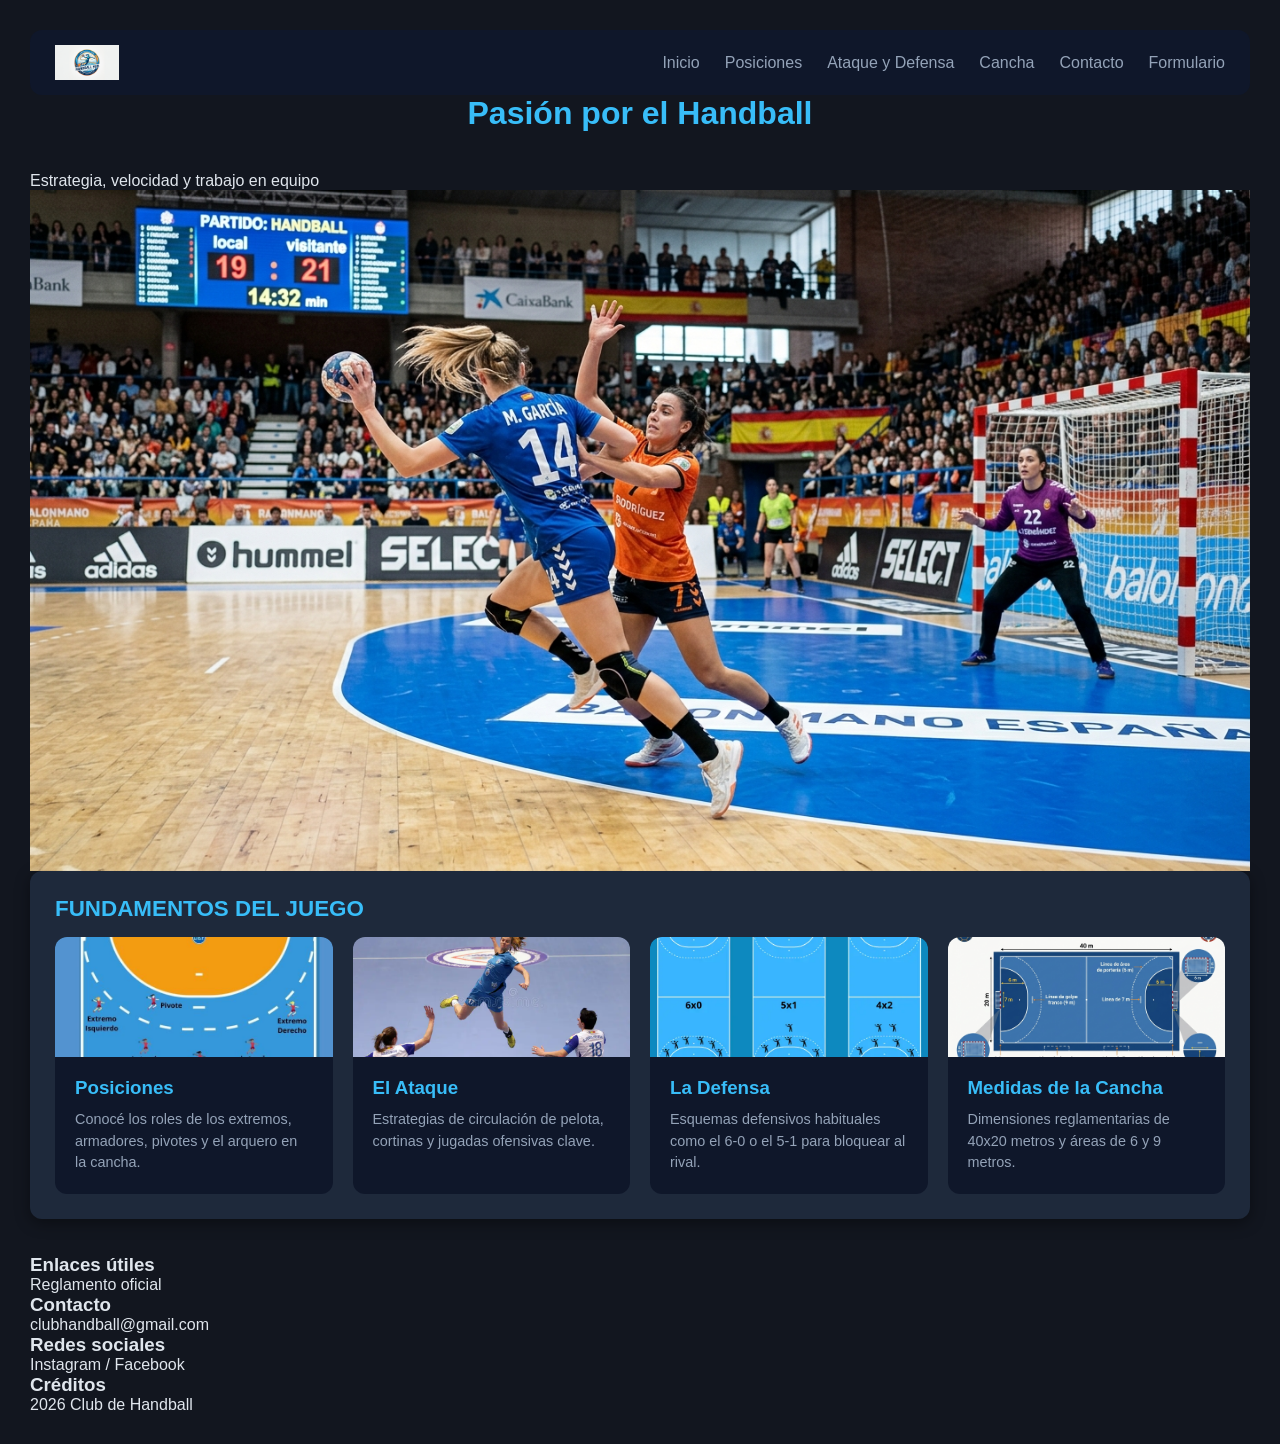
<file: index.html>
<!DOCTYPE html>
<html lang="es">
<head>
    <meta charset="UTF-8">
    <meta name="viewport" content="width=device-width, initial-scale=1.0">
    <title>Club de Handball</title>
    <link rel="stylesheet" href="styles.css">
</head>
<body>

    <nav class="navbar">
        <div class="logo">
            <img src="img/logo.jfif" alt="Logo del Club de Handball">
        </div>
        <ul class="nav-links">
            <li><a href="inicio.html">Inicio</a></li>
            <li><a href="posiciones.html">Posiciones</a></li>
            <li><a href="ataqueydefensa.html">Ataque y Defensa</a></li>
            <li><a href="cancha.html">Cancha</a></li>
            <li><a href="contacto.html">Contacto</a></li>
            <li><a href="formulario.html">Formulario</a></li>
        </ul>
    </nav>

    <header class="banner-principal">
        <div class="banner-contenido">
            <h1>Pasión por el Handball</h1>
            <p>Estrategia, velocidad y trabajo en equipo</p>
        </div>
        <img src="img/banner-handball.jfif" alt="Jugadores de handball en acción" class="banner-img">
    </header>

    <section class="seccion-central">
        <h2>FUNDAMENTOS DEL JUEGO</h2>
        <div class="card-container">
            
            <div class="card">
                <div class="card-img">
                    <img src="img/posiciones.jpg" alt="Posiciones en la cancha">
                </div>
                <div class="card-body">
                    <h3>Posiciones</h3>
                    <p>Conocé los roles de los extremos, armadores, pivotes y el arquero en la cancha.</p>
                </div>
            </div>

            <div class="card">
                <div class="card-img">
                    <img src="img/ataque.webp" alt="Sistema de ataque">
                </div>
                <div class="card-body">
                    <h3>El Ataque</h3>
                    <p>Estrategias de circulación de pelota, cortinas y jugadas ofensivas clave.</p>
                </div>
            </div>

            <div class="card">
                <div class="card-img">
                    <img src="img/sistema defensivo.webp" alt="Sistema defensivo">
                </div>
                <div class="card-body">
                    <h3>La Defensa</h3>
                    <p>Esquemas defensivos habituales como el 6-0 o el 5-1 para bloquear al rival.</p>
                </div>
            </div>

            <div class="card">
                <div class="card-img">
                    <img src="img/medidas.jfif" alt="Medidas de la cancha de handball">
                </div>
                <div class="card-body">
                    <h3>Medidas de la Cancha</h3>
                    <p>Dimensiones reglamentarias de 40x20 metros y áreas de 6 y 9 metros.</p>
                </div>
            </div>

        </div>
    </section>

    <!-- Pie de página -->
    <footer>
        <div class="columna">
            <h3>Enlaces útiles</h3>
            <p>Reglamento oficial</p>
        </div>
        <div class="columna">
            <h3>Contacto</h3>
            <p>clubhandball@gmail.com</p>
        </div>
        <div class="columna">
            <h3>Redes sociales</h3>
            <p>Instagram / Facebook</p>
        </div>
        <div class="columna">
            <h3>Créditos</h3>
            <p>2026 Club de Handball</p>
        </div>
    </footer>

</body>
</html>
</file>
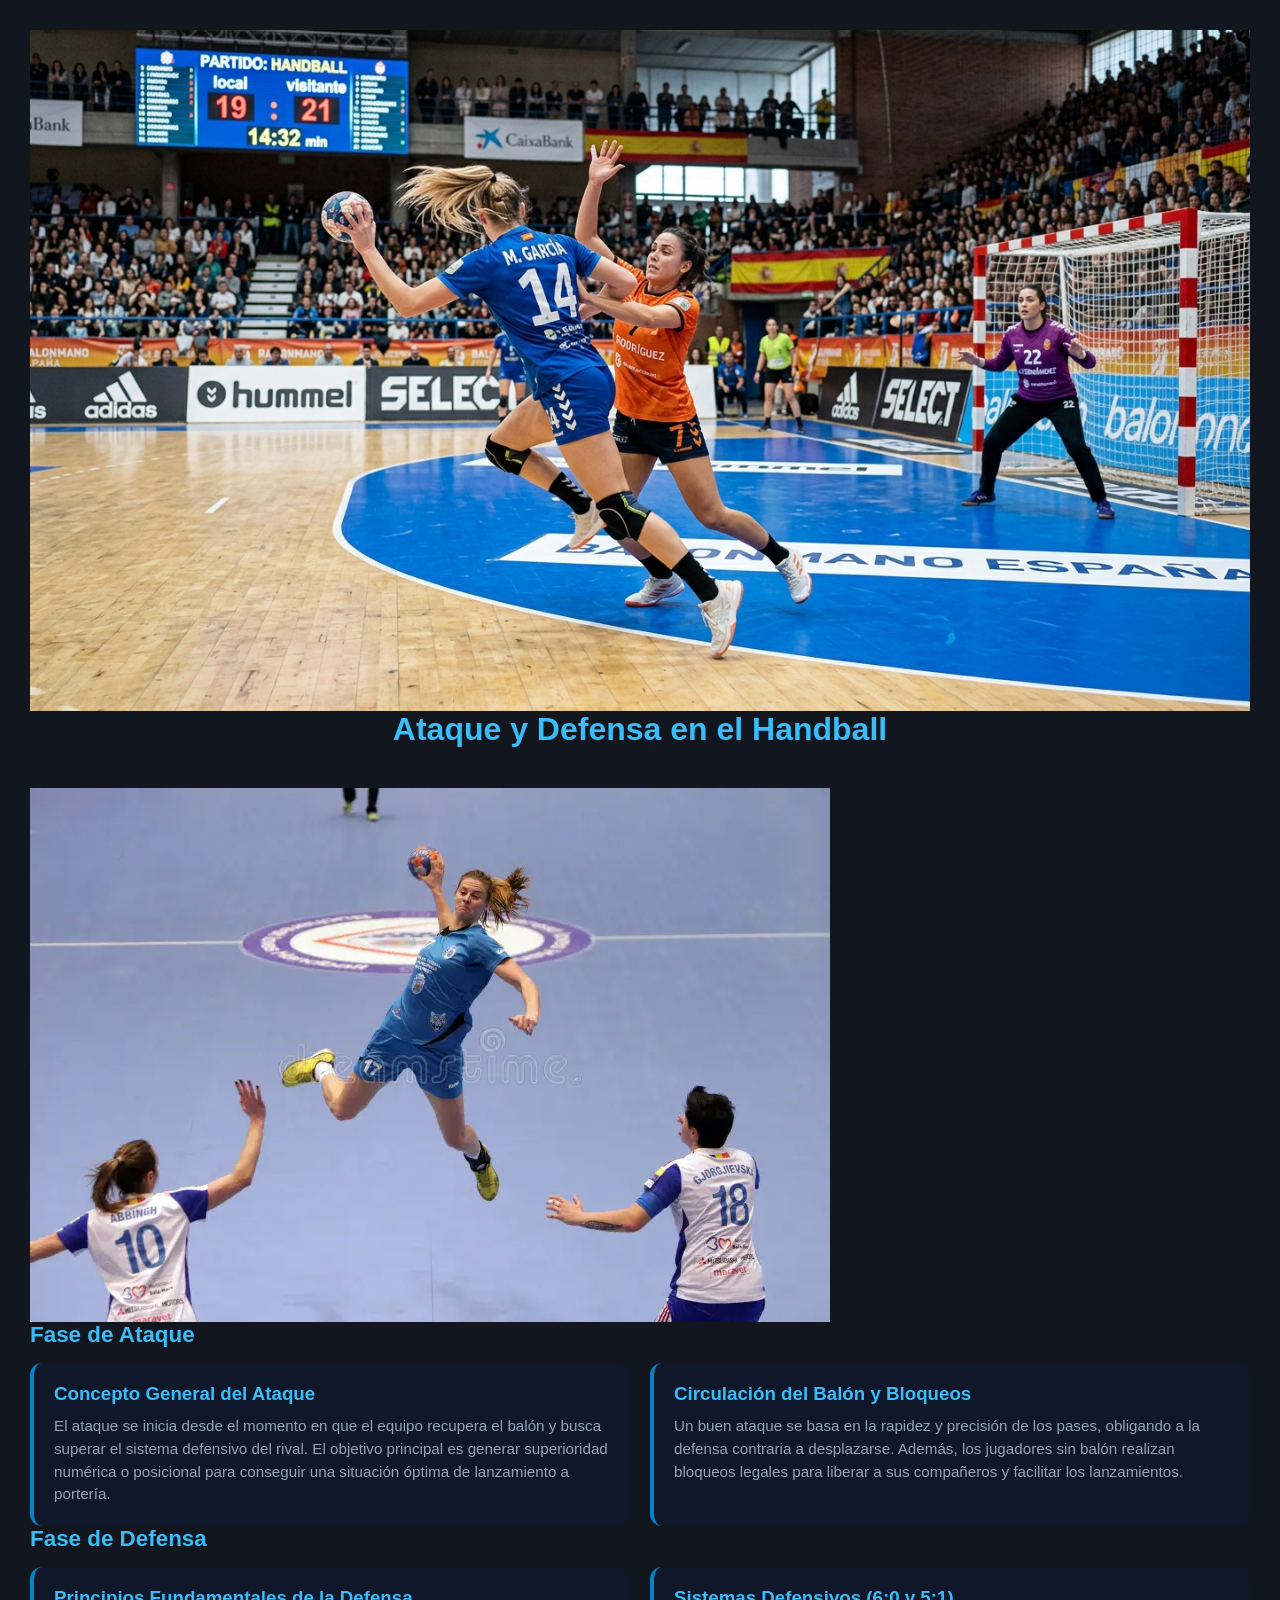
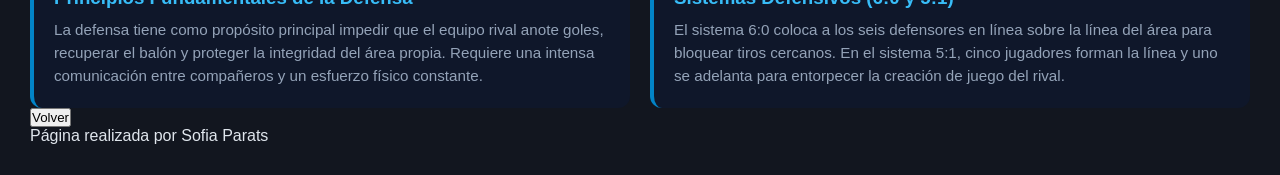
<file: ataqueydefensa.html>
<!DOCTYPE html>
<html lang="es">
<head>
    <meta charset="UTF-8">
    <meta name="viewport" content="width=device-width, initial-scale=1.0">
    <title>Ataque y Defensa</title>
    <link href="styles.css" rel="stylesheet" type="text/css">
</head>
<body>

    <!--  Banner -->
    <div class="centro">
        <img src="img/banner-handball.jfif" alt="Banner" class="banner">
    </div>

    <h1 class="centro">Ataque y Defensa en el Handball</h1>
    

    <div class="centro contenedor-imagen-destacada">
        <img src="img/ataque.webp" alt="Fases de ataque y defensa" class="imagen-destacada">
    </div>

    <h2 class="centro titulo-fase">Fase de Ataque</h2>

    <div class="contenedor-cajas">
        <div class="caja caja-derecha">
            <h3>Concepto General del Ataque</h3>
            <p>El ataque se inicia desde el momento en que el equipo recupera el balón y busca superar el sistema defensivo del rival. El objetivo principal es generar superioridad numérica o posicional para conseguir una situación óptima de lanzamiento a portería.</p>
        </div>
        <div class="caja caja-derecha">
            <h3>Circulación del Balón y Bloqueos</h3>
            <p>Un buen ataque se basa en la rapidez y precisión de los pases, obligando a la defensa contraria a desplazarse. Además, los jugadores sin balón realizan bloqueos legales para liberar a sus compañeros y facilitar los lanzamientos.</p>
        </div>
    </div>


    <h2 class="centro titulo-fase">Fase de Defensa</h2>

    <div class="contenedor-cajas">
        <div class="caja caja-derecha">
            <h3>Principios Fundamentales de la Defensa</h3>
            <p>La defensa tiene como propósito principal impedir que el equipo rival anote goles, recuperar el balón y proteger la integridad del área propia. Requiere una intensa comunicación entre compañeros y un esfuerzo físico constante.</p>
        </div>
        <div class="caja caja-derecha">
            <h3>Sistemas Defensivos (6:0 y 5:1)</h3>
            <p>El sistema 6:0 coloca a los seis defensores en línea sobre la línea del área para bloquear tiros cercanos. En el sistema 5:1, cinco jugadores forman la línea y uno se adelanta para entorpecer la creación de juego del rival.</p>
        </div>
    </div>

    <div class="centro">
        <a href="index.html"><button class="btn">Volver</button></a>
    </div>

    <footer>
        <p>Página realizada por Sofia Parats</p>
    </footer>

</body>
</html>
</file>
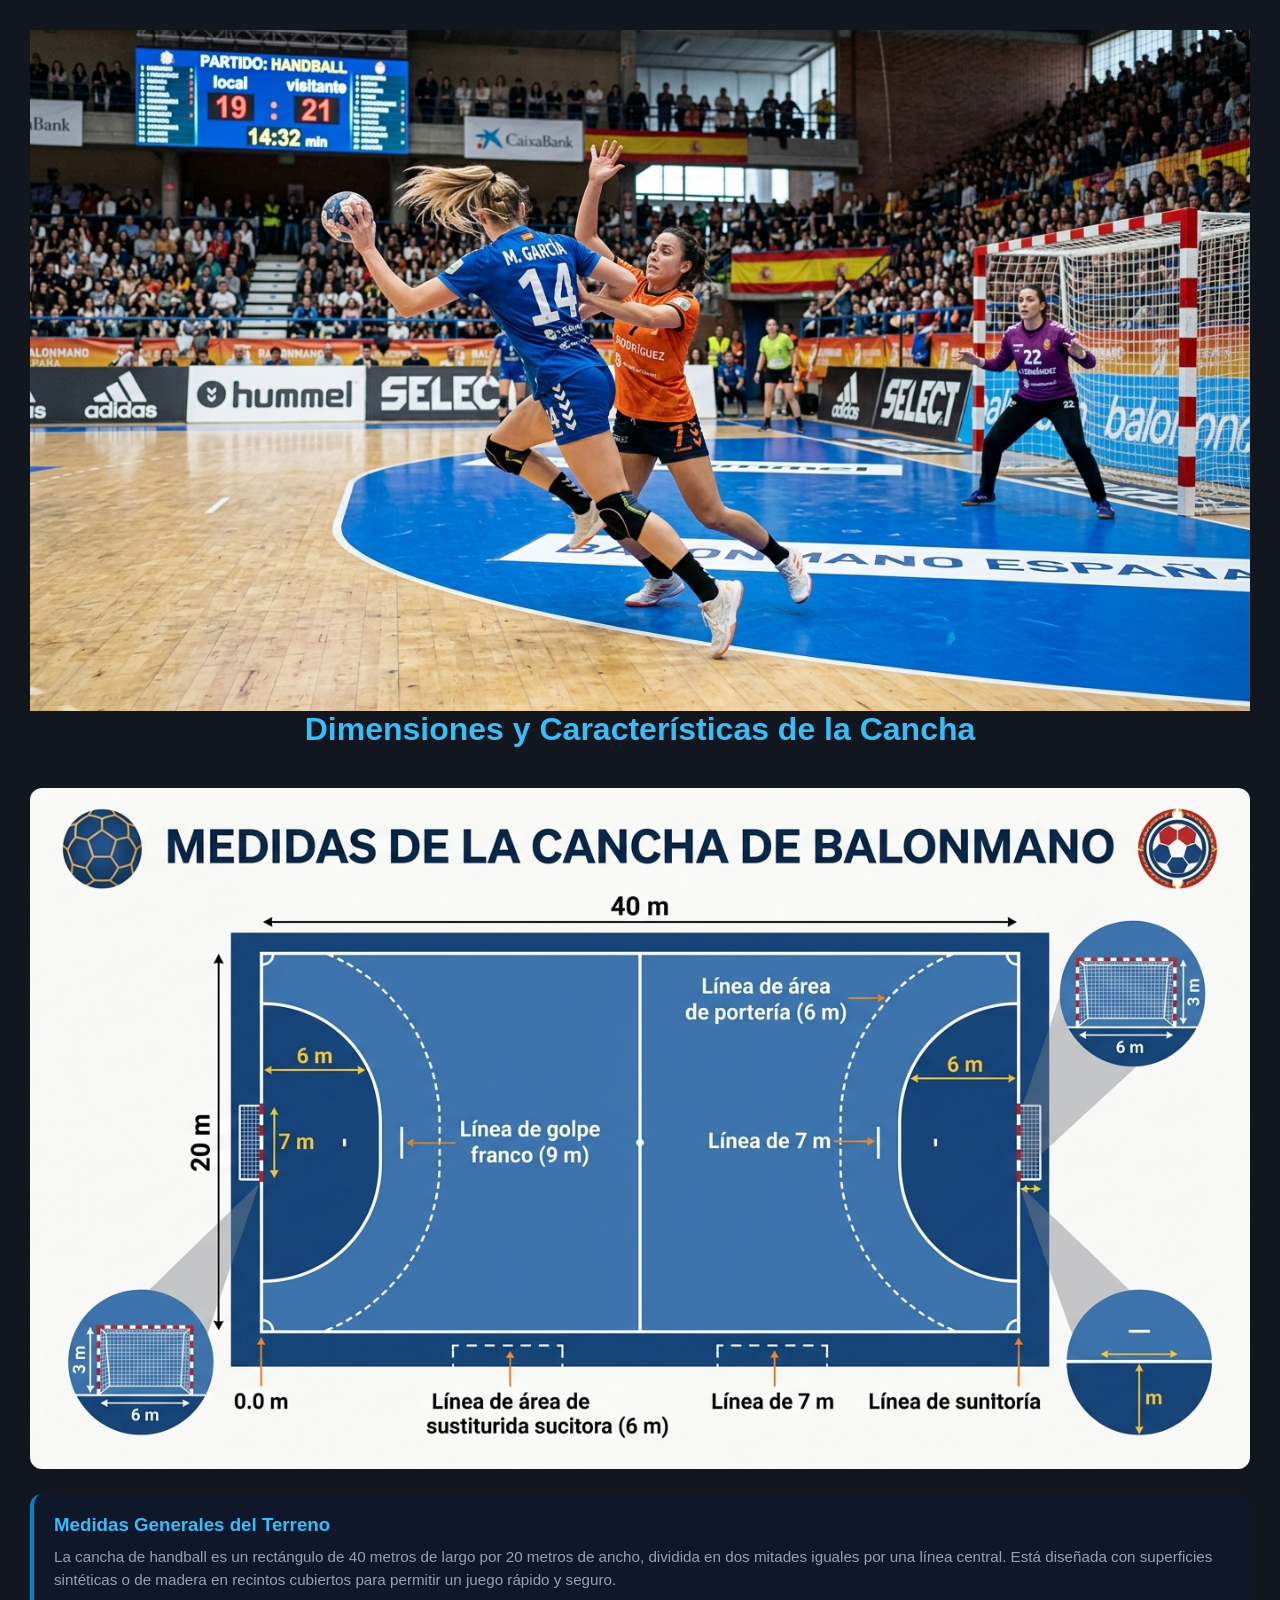
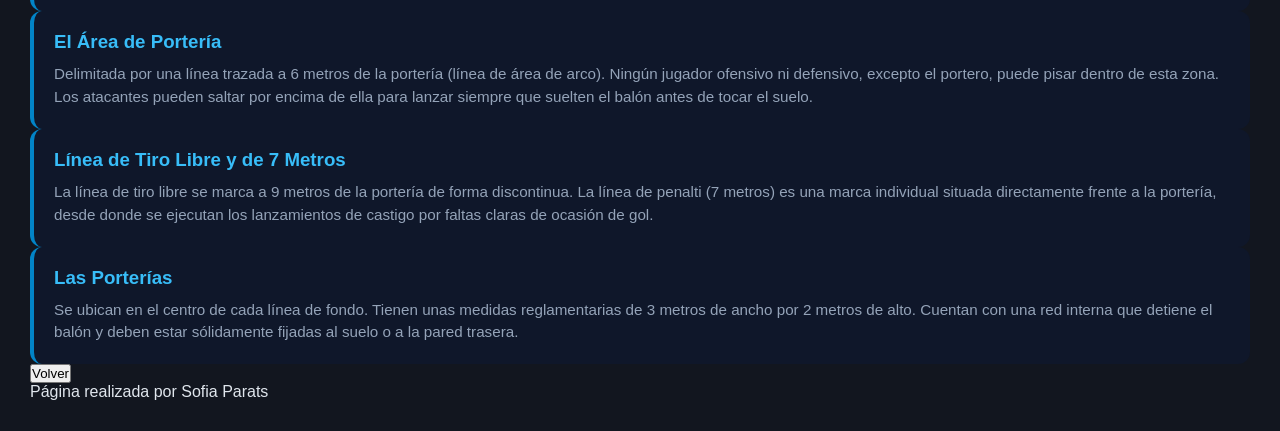
<file: cancha.html>
<!DOCTYPE html>
<html lang="es">
<head>
    <meta charset="UTF-8">
    <meta name="viewport" content="width=device-width, initial-scale=1.0">
    <title>Cancha</title>
    <link rel="stylesheet" href="styles.css">
    <style>
        body { font-family: 'Montserrat', sans-serif; }
    </style>
</head>
<body>

    <!-- Banner -->
    <div class="centro">
        <img src="img/banner-handball.jfif" alt="Banner" class="banner">
    </div>

    <h1 class="centro">Dimensiones y Características de la Cancha</h1>
    
    <!-- Imagen representativa de la cancha -->
    <div class="centro" style="margin-bottom: 25px;">
        <img src="img/medidas.jfif" alt="Plano de la cancha de handball" style="max-width: 100%; height: auto; border-radius: 12px;">
    </div>

    <div class="caja caja-derecha">
        <h3>Medidas Generales del Terreno</h3>
        <p>La cancha de handball es un rectángulo de 40 metros de largo por 20 metros de ancho, dividida en dos mitades iguales por una línea central. Está diseñada con superficies sintéticas o de madera en recintos cubiertos para permitir un juego rápido y seguro.</p>
    </div>
    <div class="caja caja-derecha">
        <h3>El Área de Portería</h3>
        <p>Delimitada por una línea trazada a 6 metros de la portería (línea de área de arco). Ningún jugador ofensivo ni defensivo, excepto el portero, puede pisar dentro de esta zona. Los atacantes pueden saltar por encima de ella para lanzar siempre que suelten el balón antes de tocar el suelo.</p>
    </div>
    <div class="caja caja-derecha">
        <h3>Línea de Tiro Libre y de 7 Metros</h3>
        <p>La línea de tiro libre se marca a 9 metros de la portería de forma discontinua. La línea de penalti (7 metros) es una marca individual situada directamente frente a la portería, desde donde se ejecutan los lanzamientos de castigo por faltas claras de ocasión de gol.</p>
    </div>
    <div class="caja caja-derecha">
        <h3>Las Porterías</h3>
        <p>Se ubican en el centro de cada línea de fondo. Tienen unas medidas reglamentarias de 3 metros de ancho por 2 metros de alto. Cuentan con una red interna que detiene el balón y deben estar sólidamente fijadas al suelo o a la pared trasera.</p>
    </div>

    <div class="centro">
        <a href="index.html"><button class="btn">Volver</button></a>
    </div>

    <footer>
        <p>Página realizada por Sofia Parats</p>
    </footer>

</body>
</html>
</file>
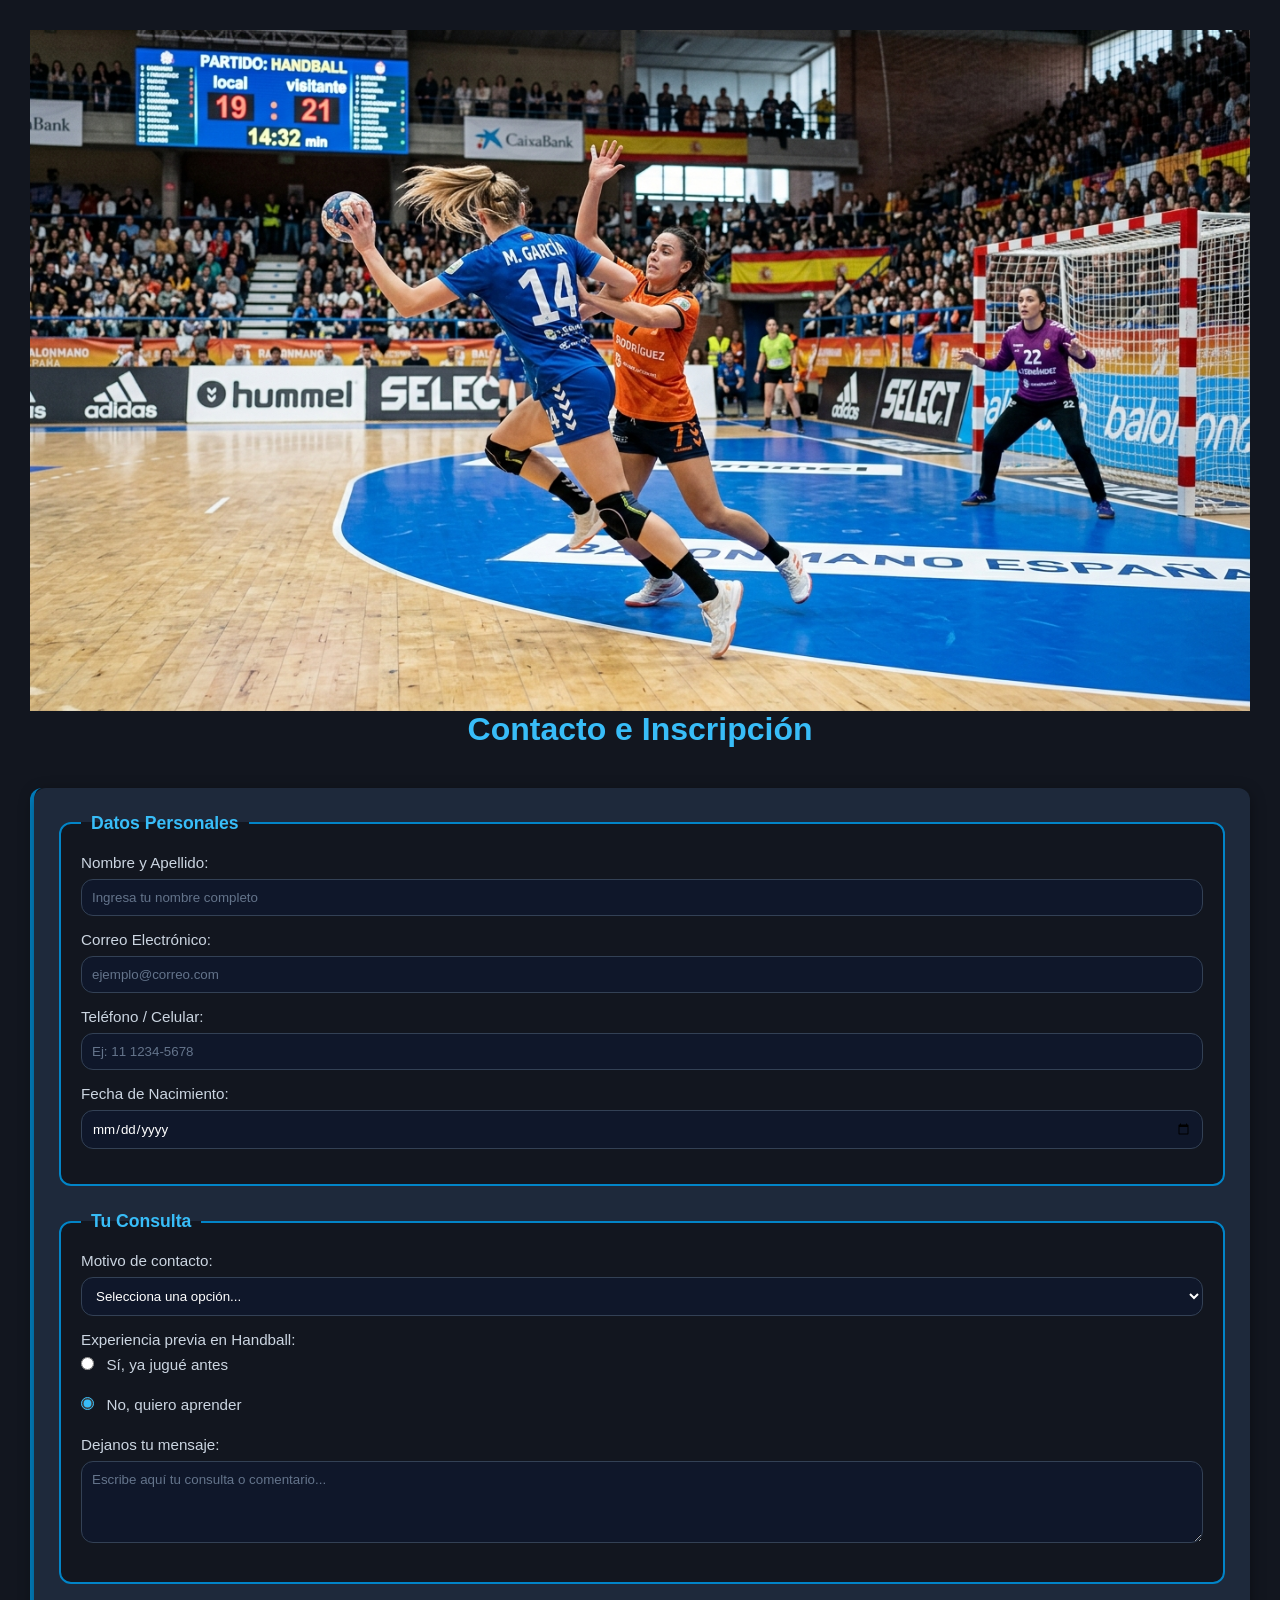
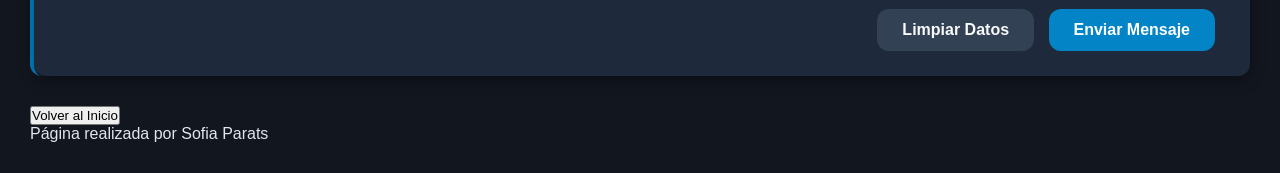
<file: contacto.html>
<!DOCTYPE html>
<html lang="es">
<head>
    <meta charset="UTF-8">
    <meta name="viewport" content="width=device-width, initial-scale=1.0">
    <title>Contacto</title>
    <link rel="stylesheet" href="styles.css">
    <style>
    </style>
</head>
<body>

    <div class="centro">
        <img src="img/banner-handball.jfif" alt="Banner" class="banner">
    </div>

    <h1 class="centro">Contacto e Inscripción</h1>
    
    <div class="centro" style="margin-bottom: 25px;">
    </div>

    <div class="caja caja-derecha" style="background: transparent; box-shadow: none; padding: 0;">
        
        <form action="#" method="POST">
            
            <fieldset>
                <legend>Datos Personales</legend>
                
                <label for="nombre">Nombre y Apellido:</label>
                <input type="text" id="nombre" name="nombre" placeholder="Ingresa tu nombre completo" required>
                
                <label for="email">Correo Electrónico:</label>
                <input type="email" id="email" name="email" placeholder="ejemplo@correo.com" required>
                
                <label for="telefono">Teléfono / Celular:</label>
                <input type="tel" id="telefono" name="telefono" placeholder="Ej: 11 1234-5678">
                
                <label for="fecha_nacimiento">Fecha de Nacimiento:</label>
                <input type="date" id="fecha_nacimiento" name="fecha_nacimiento">
            </fieldset>

            <fieldset>
                <legend>Tu Consulta</legend>
                
                <label for="motivo">Motivo de contacto:</label>
                <select id="motivo" name="motivo">
                    <option value="" disabled selected>Selecciona una opción...</option>
                    <option value="inscripcion">Inscripción a entrenamientos</option>
                    <option value="dudas">Consulta sobre reglas o posiciones</option>
                    <option value="otro">Otro motivo</option>
                </select>

                <label>Experiencia previa en Handball:</label>
                <div>
                    <div>
                        <input type="radio" id="exp_si" name="experiencia" value="si">
                        <label for="exp_si">Sí, ya jugué antes</label>
                    </div>
                    <div>
                        <input type="radio" id="exp_no" name="experiencia" value="no" checked>
                        <label for="exp_no">No, quiero aprender</label>
                    </div>
                </div>

                <label for="mensaje">Dejanos tu mensaje:</label>
                <textarea id="mensaje" name="mensaje" rows="4" placeholder="Escribe aquí tu consulta o comentario..."></textarea>
            </fieldset>

            <div style="text-align: right;">
                <button type="reset">Limpiar Datos</button>
                <button type="submit">Enviar Mensaje</button>
            </div>
            
        </form>
    </div>


    <div class="centro" style="margin-top: 30px;">
        <a href="index.html"><button class="btn">Volver al Inicio</button></a>
    </div>

    <footer>
        <p>Página realizada por Sofia Parats</p>
    </footer>

</body>
</html>
</file>
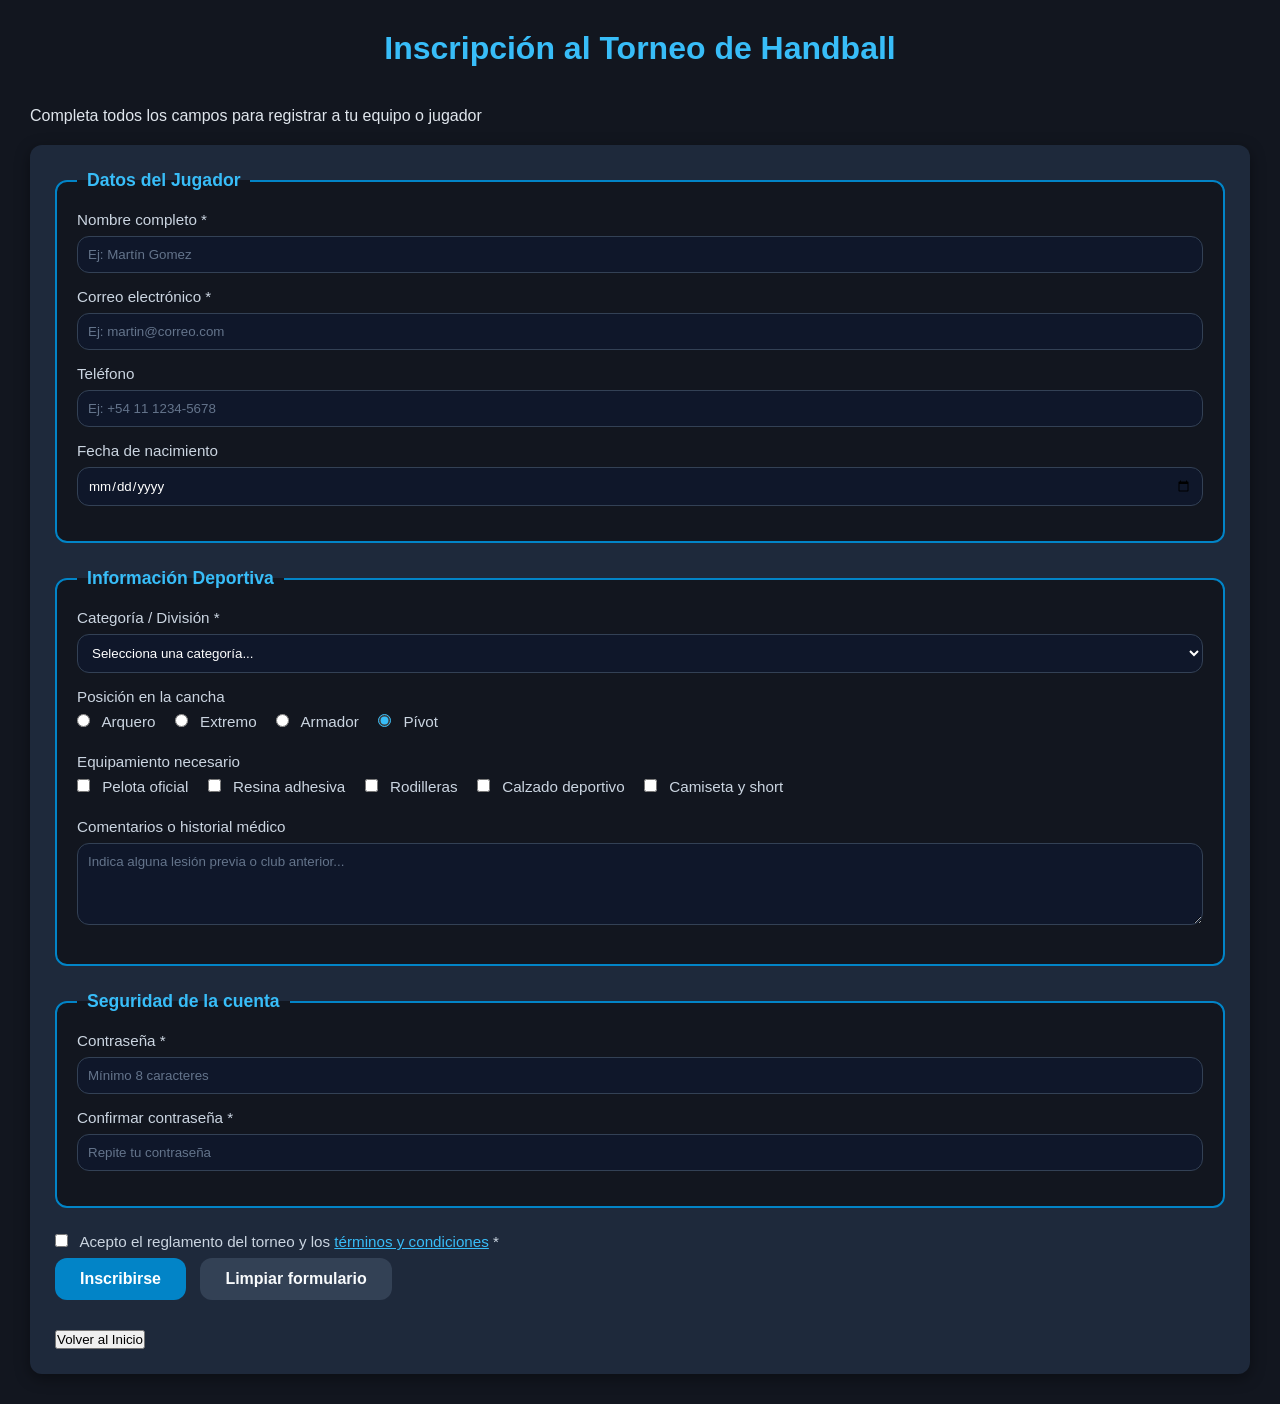
<file: formulario.html>
<!DOCTYPE html>
<html lang="es">
<head>
    <meta charset="UTF-8">
    <meta name="viewport" content="width=device-width, initial-scale=1.0">
    <title>Inscripción al Torneo de Handball</title>
    <link rel="stylesheet" href="styles.css">
</head>
<body>
    <div>
        <h1>Inscripción al Torneo de Handball</h1>
        <p>Completa todos los campos para registrar a tu equipo o jugador</p>

        <form action="#" method="POST" id="registroForm">
            <!-- Datos personales -->
            <fieldset>
                <legend>Datos del Jugador</legend>

                <div>
                    <label for="nombre">Nombre completo *</label>
                    <input type="text" id="nombre" name="nombre" placeholder="Ej: Martín Gomez" required>
                </div>

                <div>
                    <label for="email">Correo electrónico *</label>
                    <input type="email" id="email" name="email" placeholder="Ej: martin@correo.com" required>
                </div>

                <div>
                    <label for="telefono">Teléfono</label>
                    <input type="tel" id="telefono" name="telefono" placeholder="Ej: +54 11 1234-5678">
                </div>

                <div>
                    <label for="fechaNacimiento">Fecha de nacimiento</label>
                    <input type="date" id="fechaNacimiento" name="fechaNacimiento">
                </div>
            </fieldset>

            <!-- Información adicional -->
            <fieldset>
                <legend>Información Deportiva</legend>

                <div>
                    <label for="pais">Categoría / División *</label>
                    <select id="pais" name="categoria" required>
                        <option value="">Selecciona una categoría...</option>
                        <option value="primera">Primera División</option>
                        <option value="juveniles">Juveniles</option>
                        <option value="cadetes">Cadetes</option>
                        <option value="menores">Menores</option>
                        <option value="infantiles">Infantiles</option>
                        <option value="senior">Senior</option>
                    </select>
                </div>

                <div>
                    <label>Posición en la cancha</label>
                    <div>
                        <label>
                            <input type="radio" name="genero" value="arquero">
                            Arquero
                        </label>
                        <label>
                            <input type="radio" name="genero" value="extremo">
                            Extremo
                        </label>
                        <label>
                            <input type="radio" name="genero" value="armador">
                            Armador
                        </label>
                        <label>
                            <input type="radio" name="genero" value="pivot" checked>
                            Pívot
                        </label>
                    </div>
                </div>

                <div>
                    <label>Equipamiento necesario</label>
                    <div>
                        <label>
                            <input type="checkbox" name="intereses" value="pelota">
                            Pelota oficial
                        </label>
                        <label>
                            <input type="checkbox" name="intereses" value="resina">
                            Resina adhesiva
                        </label>
                        <label>
                            <input type="checkbox" name="intereses" value="rodilleras">
                            Rodilleras
                        </label>
                        <label>
                            <input type="checkbox" name="intereses" value="botines">
                            Calzado deportivo
                        </label>
                        <label>
                            <input type="checkbox" name="intereses" value="conjunto">
                            Camiseta y short
                        </label>
                    </div>
                </div>

                <div>
                    <label for="comentarios">Comentarios o historial médico</label>
                    <textarea id="comentarios" name="comentarios" rows="4" placeholder="Indica alguna lesión previa o club anterior..."></textarea>
                </div>
            </fieldset>

            <!-- Contraseña -->
            <fieldset>
                <legend>Seguridad de la cuenta</legend>

                <div>
                    <label for="password">Contraseña *</label>
                    <input type="password" id="password" name="password" placeholder="Mínimo 8 caracteres" minlength="8" required>
                </div>

                <div>
                    <label for="confirmPassword">Confirmar contraseña *</label>
                    <input type="password" id="confirmPassword" name="confirmPassword" placeholder="Repite tu contraseña" minlength="8" required>
                </div>
            </fieldset>

            <!-- Términos y condiciones -->
            <div>
                <label>
                    <input type="checkbox" name="terminos" required>
                    Acepto el reglamento del torneo y los <a href="#">términos y condiciones</a> *
                </label>
            </div>

            <!-- Botones -->
            <div>
                <button type="submit">Inscribirse</button>
                <button type="reset">Limpiar formulario</button>
                    <div class="centro" style="margin-top: 30px;">
        <a href="index.html"><button class="btn">Volver al Inicio</button></a>
    </div>
            </div>
        </form>
    </div>
</body>
</html>
</file>
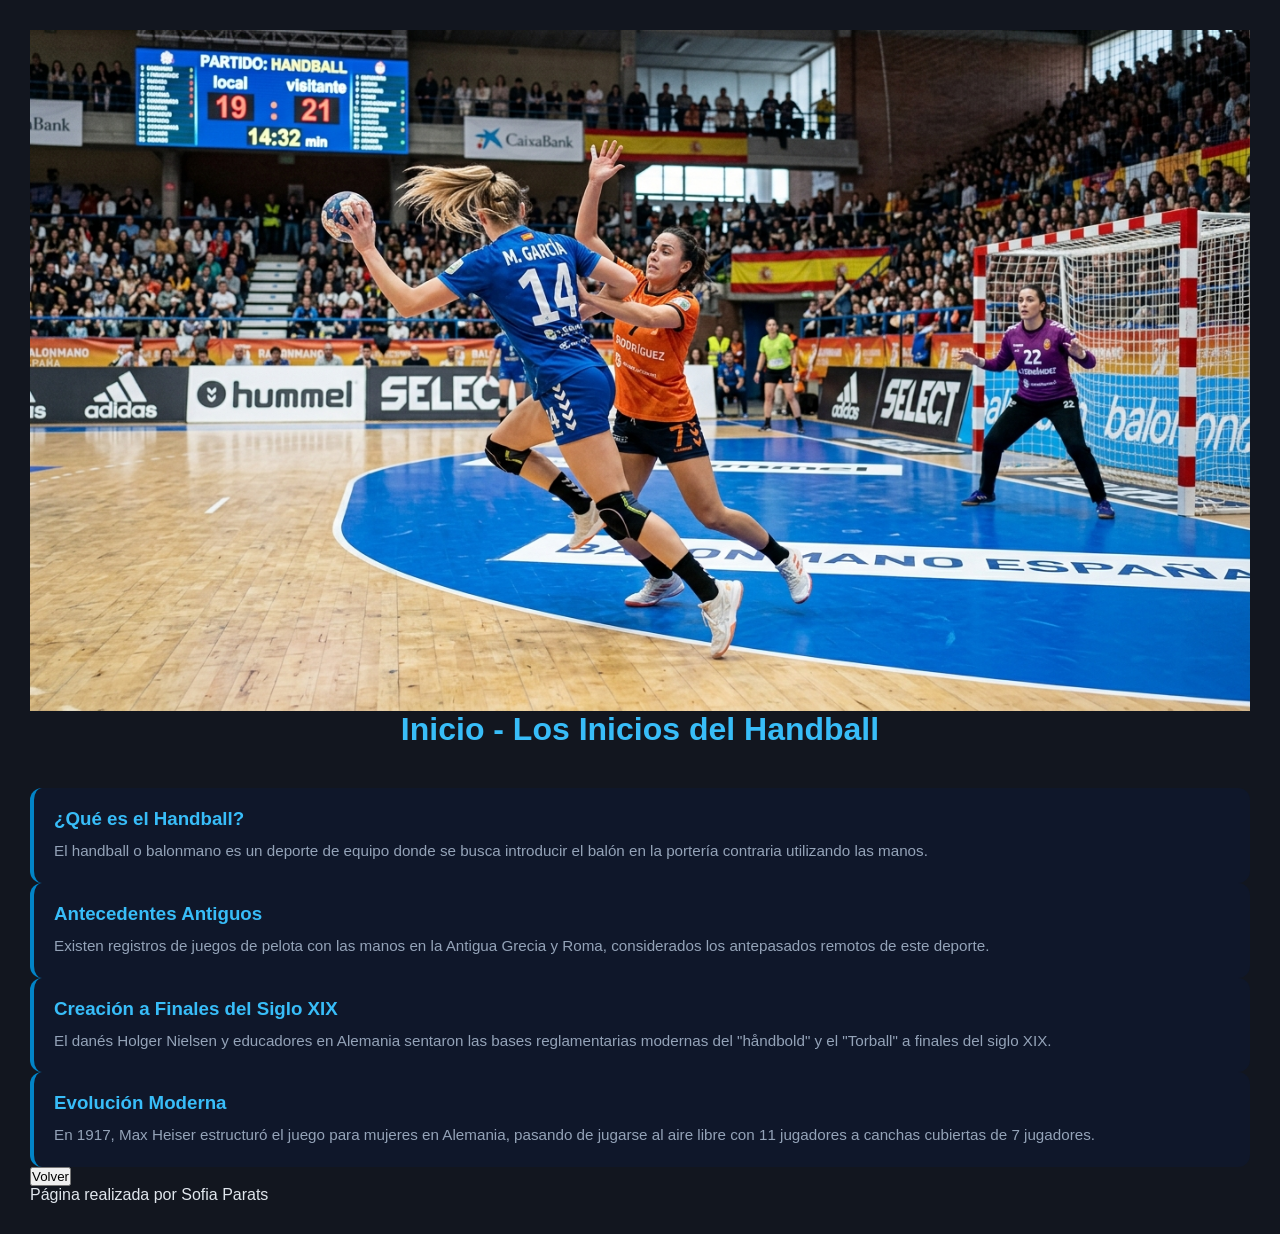
<file: inicio.html>
<!DOCTYPE html>
<html lang="es">
<head>
    <meta charset="UTF-8">
    <meta name="viewport" content="width=device-width, initial-scale=1.0">
    <title>Inicio</title>
    <link rel="stylesheet" href="styles.css">
    <style>
        body { font-family: 'Montserrat', sans-serif; }
    </style>
</head>
<body>

    <!-- Logo y Banner -->
    <div class="centro">
        <img src="img/banner-handball.jfif" alt="Banner" class="banner">
    </div>

    <h1 class="centro">Inicio - Los Inicios del Handball</h1>
    
    <div class="caja caja-derecha">
        <h3>¿Qué es el Handball?</h3>
        <p>El handball o balonmano es un deporte de equipo donde se busca introducir el balón en la portería contraria utilizando las manos.</p>
    </div>
    <div class="caja caja-derecha">
        <h3>Antecedentes Antiguos</h3>
        <p>Existen registros de juegos de pelota con las manos en la Antigua Grecia y Roma, considerados los antepasados remotos de este deporte.</p>
    </div>
    <div class="caja caja-derecha">
        <h3>Creación a Finales del Siglo XIX</h3>
        <p>El danés Holger Nielsen y educadores en Alemania sentaron las bases reglamentarias modernas del "håndbold" y el "Torball" a finales del siglo XIX.</p>
    </div>
    <div class="caja caja-derecha">
        <h3>Evolución Moderna</h3>
        <p>En 1917, Max Heiser estructuró el juego para mujeres en Alemania, pasando de jugarse al aire libre con 11 jugadores a canchas cubiertas de 7 jugadores.</p>
    </div>

    <div class="centro">
        <a href="index.html"><button class="btn">Volver</button></a>
    </div>

    <footer>
        <p>Página realizada por Sofia Parats</p>
    </footer>

</body>
</html>
</file>
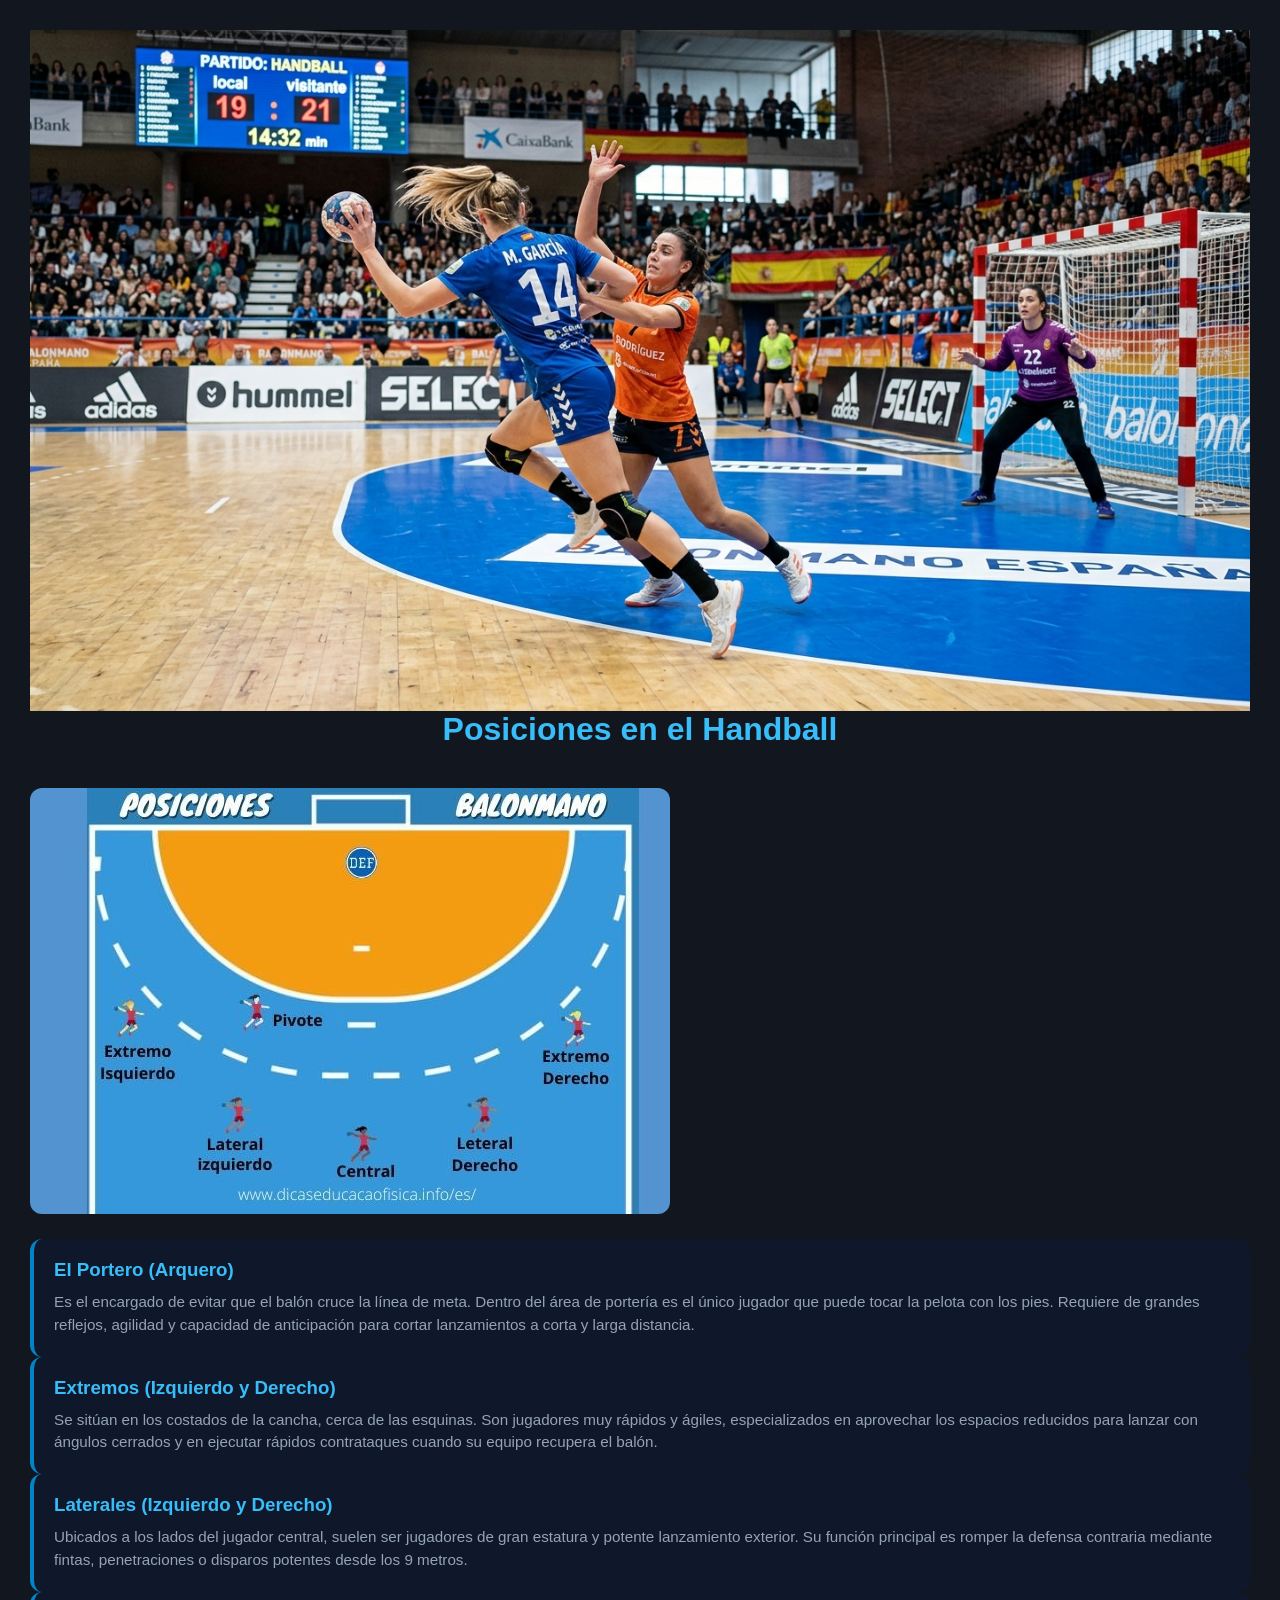
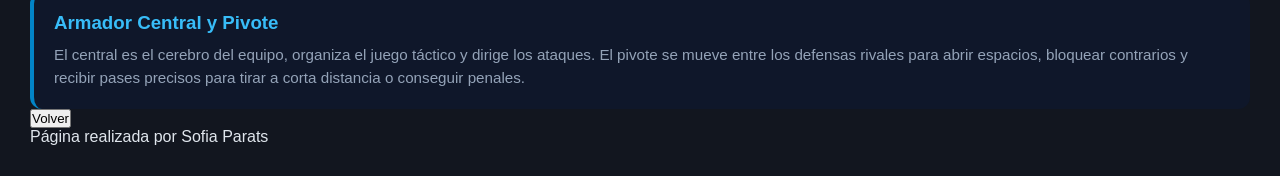
<file: posiciones.html>
<!DOCTYPE html>
<html lang="es">
<head>
    <meta charset="UTF-8">
    <meta name="viewport" content="width=device-width, initial-scale=1.0">
    <title>Posiciones</title>
    <link rel="stylesheet" href="styles.css">
    <style>
        body { font-family: 'Montserrat', sans-serif; }
    </style>
</head>
<body>

    <!-- Logo y Banner -->
    <div class="centro">
        <img src="img/banner-handball.jfif" alt="Banner" class="banner">
    </div>

    <h1 class="centro">Posiciones en el Handball</h1>
    
    <!-- Imagen representativa -->
    <div class="centro" style="margin-bottom: 25px;">
        <img src="img/posiciones.jpg" alt="Esquema de posiciones" style="max-width: 100%; height: auto; border-radius: 12px;">
    </div>

    <div class="caja caja-derecha">
        <h3>El Portero (Arquero)</h3>
        <p>Es el encargado de evitar que el balón cruce la línea de meta. Dentro del área de portería es el único jugador que puede tocar la pelota con los pies. Requiere de grandes reflejos, agilidad y capacidad de anticipación para cortar lanzamientos a corta y larga distancia.</p>
    </div>
    <div class="caja caja-derecha">
        <h3>Extremos (Izquierdo y Derecho)</h3>
        <p>Se sitúan en los costados de la cancha, cerca de las esquinas. Son jugadores muy rápidos y ágiles, especializados en aprovechar los espacios reducidos para lanzar con ángulos cerrados y en ejecutar rápidos contrataques cuando su equipo recupera el balón.</p>
    </div>
    <div class="caja caja-derecha">
        <h3>Laterales (Izquierdo y Derecho)</h3>
        <p>Ubicados a los lados del jugador central, suelen ser jugadores de gran estatura y potente lanzamiento exterior. Su función principal es romper la defensa contraria mediante fintas, penetraciones o disparos potentes desde los 9 metros.</p>
    </div>
    <div class="caja caja-derecha">
        <h3>Armador Central y Pivote</h3>
        <p>El central es el cerebro del equipo, organiza el juego táctico y dirige los ataques. El pivote se mueve entre los defensas rivales para abrir espacios, bloquear contrarios y recibir pases precisos para tirar a corta distancia o conseguir penales.</p>
    </div>

    <div class="centro">
        <a href="index.html"><button class="btn">Volver</button></a>
    </div>

    <footer>
        <p>Página realizada por Sofia Parats</p>
    </footer>

</body>
</html>
</file>
<file: styles.css>
* {
    margin: 0;
    padding: 0;
    box-sizing: border-box;
}

body {
    font-family: 'Segoe UI', Tahoma, Geneva, Verdana, sans-serif;
    background: #12161f;
    color: #e0e6ed;
    padding: 30px;
}

img {
    max-width: 100%;
    height: auto;
    display: block;
}

h1 {
    text-align: center;
    margin-bottom: 40px;
    color: #38bdf8;
}

h2 {
    margin-bottom: 15px;
    color: #38bdf8;
    font-size: 1.4rem;
}

section {
    background: #1e293b;
    border-radius: 12px;
    padding: 25px;
    margin-bottom: 35px;
    box-shadow: 0 4px 15px rgba(0, 0, 0, 0.4);
}

.flex-container {
    display: flex;
    gap: 10px;
    background: #0f172a;
    border-radius: 12px;
    padding: 15px;
    min-height: 100px;
}

.flex-item {
    background: #0284c7;
    color: #f8fafc;
    border-radius: 12px;
    padding: 20px;
    text-align: center;
    font-weight: bold;
    font-size: 1.1rem;
    transition: transform 0.2s, background 0.2s;
}

.flex-item:hover {
    transform: scale(1.05);
    background: #38bdf8;
}

#ejemplo1 {
    flex-direction: row;
}

#ejemplo2 {
    flex-direction: column;
}

#ejemplo3 {
    justify-content: space-between;
}

#ejemplo4 {
    justify-content: center;
}

#ejemplo5 {
    align-items: center;
    height: 150px;
}

#ejemplo6 {
    flex-wrap: wrap;
}

#ejemplo6 .flex-item {
    flex: 0 0 calc(33.333% - 10px);
}

#ejemplo7 .flex-item:nth-child(1) {
    flex: 1;
}

#ejemplo7 .flex-item:nth-child(2) {
    flex: 2;
}

#ejemplo7 .flex-item:nth-child(3) {
    flex: 1;
}

.navbar {
    display: flex;
    justify-content: space-between;
    align-items: center;
    background: #0f172a;
    border-radius: 12px;
    padding: 15px 25px;
}

.navbar .logo {
    display: flex;
    align-items: center;
    font-size: 1.5rem;
    font-weight: bold;
    color: #38bdf8;
}

/* Ajuste del tamaño del logo (MODIFICADO: reducido a 35px) */
.navbar .logo img,
.logo img {
    height: 35px; 
    width: auto;
    object-fit: contain;
}

.navbar .nav-links {
    display: flex;
    gap: 25px;
    list-style: none;
    align-items: center;
}

.navbar .nav-links a {
    color: #94a3b8;
    text-decoration: none;
    transition: color 0.2s;
}

.navbar .nav-links a:hover {
    color: #38bdf8;
}

/* --- TARJETAS E IMÁGENES --- */
.card-container {
    display: flex;
    gap: 20px;
    flex-wrap: wrap;
}

.card {
    flex: 1 1 250px;
    background: #0f172a;
    border-radius: 12px;
    overflow: hidden;
    transition: transform 0.3s, box-shadow 0.3s;
}

.card:hover {
    transform: translateY(-5px);
    box-shadow: 0 8px 25px rgba(56, 189, 248, 0.25);
}

/* Controla el alto del contenedor de imagen (MODIFICADO: reducido a 120px) */
.card-img {
    height: 120px;
    width: 100%;
    overflow: hidden;
}

/* Controla la imagen dentro de la tarjeta */
.card-img img,
.card img {
    width: 100%;
    height: 100%;
    object-fit: cover;
    display: block;
}

.card-body {
    padding: 20px;
}

.card-body h3 {
    margin-bottom: 10px;
    color: #38bdf8;
}

.card-body p {
    font-size: 0.9rem;
    color: #94a3b8;
    line-height: 1.5;
}

.card-body button {
    margin-top: 15px;
    background: #0284c7;
    color: #fff;
    border: none;
    padding: 10px 20px;
    border-radius: 12px;
    cursor: pointer;
    font-weight: bold;
    transition: background 0.2s;
}

.card-body button:hover {
    background: #38bdf8;
    color: #0f172a;
}

.centered-box {
    display: flex;
    justify-content: center;
    align-items: center;
    height: 200px;
    background: #0f172a;
    border-radius: 12px;
}

.centered-content {
    background: #0284c7;
    padding: 30px 50px;
    border-radius: 12px;
    font-weight: bold;
    font-size: 1.2rem;
    color: #fff;
}

.prop-tag {
    display: inline-block;
    background: #0284c7;
    color: #f8fafc;
    font-family: monospace;
    font-size: 0.85rem;
    padding: 4px 10px;
    border-radius: 12px;
    margin-bottom: 10px;
}

/* --- FORMULARIOS --- */
form {
    background: #1e293b;
    padding: 25px;
    border-radius: 12px;
    box-shadow: 0 4px 15px rgba(0, 0, 0, 0.4);
    margin-top: 20px;
}

fieldset {
    border: 2px solid #0284c7;
    border-radius: 12px;
    padding: 20px;
    margin-bottom: 25px;
    background: #12161f;
}

legend {
    color: #38bdf8;
    font-weight: bold;
    padding: 0 10px;
    font-size: 1.1rem;
}

form label {
    display: block;
    margin-bottom: 8px;
    color: #cbd5e1;
    font-size: 0.95rem;
}

input[type="text"],
input[type="email"],
input[type="tel"],
input[type="date"],
input[type="password"],
select,
textarea {
    width: 100%;
    padding: 10px;
    margin-bottom: 15px;
    background: #0f172a;
    border: 1px solid #334155;
    border-radius: 12px;
    color: #fff;
    font-family: inherit;
}

input[type="text"]:focus,
input[type="email"]:focus,
input[type="tel"]:focus,
input[type="date"]:focus,
input[type="password"]:focus,
select:focus,
textarea:focus {
    outline: none;
    border-color: #38bdf8;
}

input::placeholder,
textarea::placeholder {
    color: #64748b;
}

input[type="radio"],
input[type="checkbox"] {
    margin-right: 8px;
    accent-color: #38bdf8;
}

fieldset div div {
    margin-bottom: 15px;
}

fieldset div div label {
    display: inline-block;
    margin-right: 15px;
    font-weight: normal;
}

button[type="submit"],
button[type="reset"] {
    background: #0284c7;
    color: #fff;
    border: none;
    padding: 12px 25px;
    border-radius: 12px;
    cursor: pointer;
    font-weight: bold;
    font-size: 1rem;
    margin-right: 10px;
    transition: background 0.2s, color 0.2s;
}

button[type="submit"]:hover {
    background: #38bdf8;
    color: #0f172a;
}

button[type="reset"] {
    background: #334155;
    color: #f8fafc;
}

button[type="reset"]:hover {
    background: #475569;
}

form a {
    color: #38bdf8;
    text-decoration: underline;
}

/* --- GRID Y CAJAS --- */
.contenedor-cajas {
    display: grid;
    grid-template-columns: repeat(2, 1fr);
    gap: 20px;
}

.caja {
    background: #0f172a;
    border-radius: 12px;
    padding: 20px;
    border-left: 4px solid #0284c7;
}

.caja h3 {
    color: #38bdf8;
    margin-bottom: 10px;
}

.caja p {
    font-size: 0.95rem;
    line-height: 1.5;
    color: #94a3b8;
}
</file>
